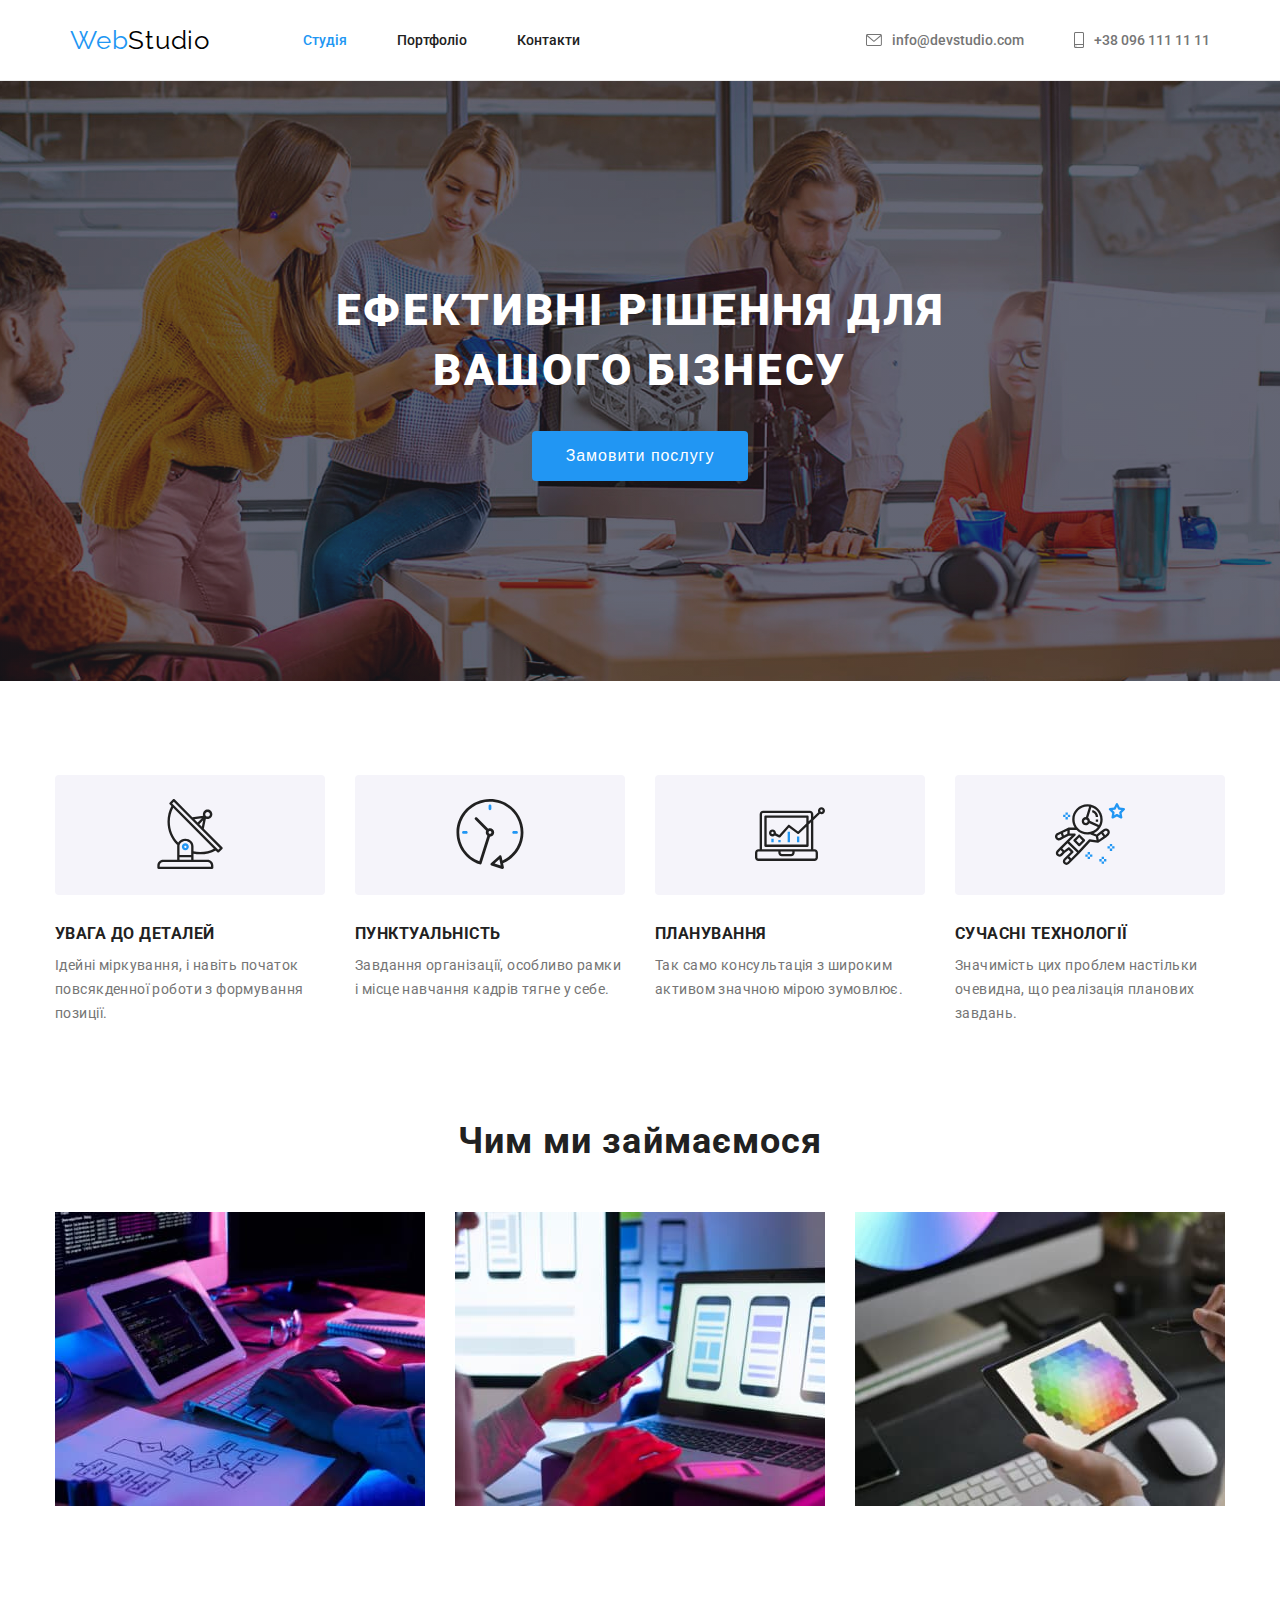
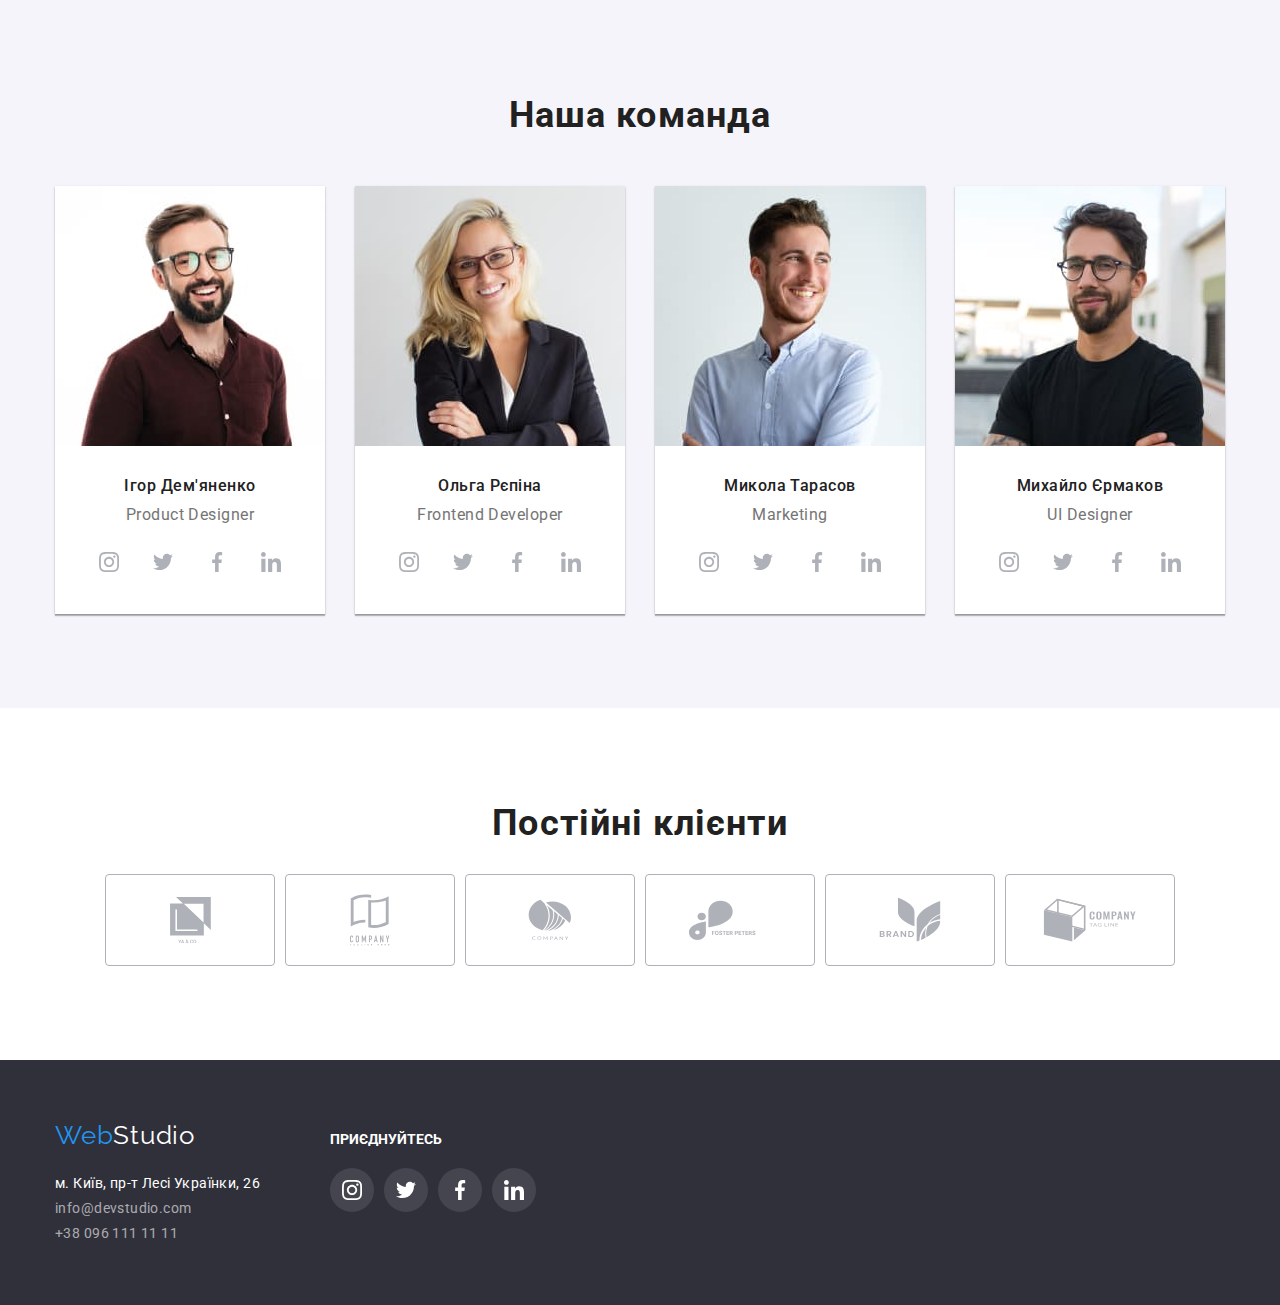
<file: index.html>
<!DOCTYPE html>
<html lang="uk">
  <!--Метаданні-->
  <head>
    <meta charset="UTF-8" />
    <meta http-equiv="X-UA-Compatible" content="IE=edge" />
    <meta name="viewport" content="width=device-width, initial-scale=1.0" />
    <title>Студія</title>

    <!-- Шрифт із google -->
    <link rel="preconnect" href="https://fonts.googleapis.com" />
    <link rel="preconnect" href="https://fonts.gstatic.com" crossorigin />
    <link href="https://fonts.googleapis.com/css2?family=Raleway:wght@700&family=Roboto:wght@400;500;700&display=swap"
      rel="stylesheet"/>

    <!-- Modern-normalize -->
    <link
      rel="stylesheet"
      href="https://cdnjs.cloudflare.com/ajax/libs/modern-normalize/1.1.0/modern-normalize.min.css"
      integrity="sha512-wpPYUAdjBVSE4KJnH1VR1HeZfpl1ub8YT/NKx4PuQ5NmX2tKuGu6U/JRp5y+Y8XG2tV+wKQpNHVUX03MfMFn9Q=="
      crossorigin="anonymous"
      referrerpolicy="no-referrer"/>

    <!-- Стилі CSS -->
    <link rel="stylesheet" href="./CSS/styles.css" />
  </head>

  <!--Тіло сайта Студія-->
  <body class="body">
    <!--Шапка сайту-->
    <header class="header">
      <div class="container main-nav">
          <nav class="container menu">
            <a href="./index.html" lang="en" class="logo"><span class="accent">Web</span>Studio</a>
            <ul class="site-nav list">
              <li class="item"><a href="./index.html" class="link current">Студія</a></li>
              <li class="item"><a href="./portfolio.html" class="link">Портфоліо</a></li>
              <li class="item"><a href="./contacts.html" class="link">Контакти</a></li>
            </ul>
          </nav>
        
          <div class="container">
            <ul class="auth-nav list">
              <li class="item email">
                <a href="mailto:info@devstudio.com" lang="en" class="link">
                  <svg class="icon-email" width="16" height="12">
                    <use href="./images/symbol-defs.svg#icon-email"></use>
                  </svg>
                  <span>info@devstudio.com</span></a>
              </li>
              <li class="item smartphone">
                <a href="tel:+380961111111" class="link">
                  <svg class="icon-smartphone" width="10" height="16">
                    <use href="./images/symbol-defs.svg#icon-smartphone"></use>
                  </svg>
                  <span>+38 096 111 11 11</span></a>
              </li>
            </ul>
          </div>
      </div>
    </header>

    <!--Unique page content-->
    <main>
      <!--Герой-->
      <section class="hero overlay">
        <div class="container">
          <h1 class="hero-title">
            Ефективні рішення для <br />
            вашого бізнесу
          </h1>
          <button type="button" class="button-hero">Замовити послугу</button>
        </div>
      </section>

      <!--Наші переваги-->

      <section class="section">
        <div class="container">
          <h2 class="visually-hidden">Наші переваги</h2>
          <ul class="feature-list">
            <li class="item icon-antenna">
              <button class="button">
                <svg class="button-icon" width="70px" height="70px">
                  <use href="./images/symbol-defs.svg#icon-antenna"></use>
                </svg>
              </button>
              <h3 class="feature-title">Увага до деталей</h3>
              <p class="feature-text">
                Ідейні міркування, і навіть початок повсякденної роботи з
                формування позиції.
              </p>
            </li>
            <li class="item icon-clock">
              <button class="button">
                <svg class="button-icon" width="70px" height="70px">
                  <use href="./images/symbol-defs.svg#icon-clock"></use>
                </svg>
              </button>
              <h3 class="feature-title">Пунктуальність</h3>
              <p class="feature-text">
                Завдання організації, особливо рамки і місце навчання кадрів
                тягне у себе.
              </p>
            </li>
            <li class="item icon">
              <button class="button">
                <svg class="button-icon" width="70px" height="70px">
                  <use href="./images/symbol-defs.svg#icon-diagram"></use>
                </svg>
              </button>
              <h3 class="feature-title">Планування</h3>
              <p class="feature-text">
                Так само консультація з широким активом значною мірою зумовлює.
              </p>
            </li>
            <li class="item-icon">
              <button class="button">
                <svg class="button-icon" width="70px" height="70px">
                  <use href="./images/symbol-defs.svg#icon-astronaut"></use>
                </svg>
              </button>
              <h3 class="feature-title">Сучасні технології</h3>
              <p class="feature-text">
                Значимість цих проблем настільки очевидна, що реалізація
                планових завдань.
              </p>
            </li>
          </ul>
        </div>
      </section>

      <!--Чим ми займаємося-->
      <section class="section no-padding">
        <div class="container">
          <h2 class="section-title">Чим ми займаємося</h2>
          <ul class="services-list">
            <li class="item">
              <img class="card-image no-gap" src="./images/box1.jpg" alt="Послуга1" width="370" />
            </li>
            <li class="item">
              <img class="card-image no-gap" src="./images/box2.jpg" alt="Послуга2" width="370" />
            </li>
            <li class="item">
              <img class="card-image no-gap" src="./images/box3.jpg" alt="Послуга3" width="370" />
            </li>
          </ul>
        </div>
      </section>

      <!--Наша команда-->
      <section class="section team">
        <div class="container">
          <h2 class="section-title">Наша команда</h2>
          <ul class="team-list">
            <li class="employee">
              <img class="card-image no-gap" src="./images/img.jpg" alt="Ігор Дем'яненко" width="270" />
              <h3 class="title">Ігор Дем'яненко</h3>
              <p lang="en" class="team-position">Product Designer</p>
                <ul class="social-team-list">
                  <li class="social-team-item">
                    <a href="#" class="social-team-link link">
                      <svg class="social-team-icon" width="20" height="20">
                        <use href="./images/symbol-defs.svg#icon-instagram"></use>
                      </svg>
                    </a>
                  </li>
                  <li class="social-team-item">
                    <a href="#" class="social-team-link link">
                      <svg class="social-team-icon" width="20" height="20">
                        <use href="./images/symbol-defs.svg#icon-twitter"></use>
                      </svg>
                    </a>
                  </li>
                  <li class="social-team-item">
                    <a href="#" class="social-team-link link">
                      <svg class="social-team-icon" width="20" height="20">
                        <use href="./images/symbol-defs.svg#icon-facebook"></use>
                      </svg>
                    </a>
                  </li>
                  <li class="social-team-item">
                    <a href="#" class="social-team-link link">
                      <svg class="social-team-icon" width="20" height="20">
                        <use href="./images/symbol-defs.svg#icon-linkedin"></use>
                      </svg>
                    </a>
                  </li>
                </ul>
            </li>
            <li class="employee">
              <img class="card-image no-gap" src="./images/img(1).jpg" alt="Ольга Рєпіна" width="270" />
              <h3 class="title">Ольга Рєпіна</h3>
              <p lang="en" class="team-position">Frontend Developer</p>
              <ul class="social-team-list">
                <li class="social-team-item">
                  <a href="#" class="social-team-link link">
                    <svg class="social-team-icon" width="20" height="20">
                      <use href="./images/symbol-defs.svg#icon-instagram"></use>
                    </svg>
                  </a>
                </li>
                <li class="social-team-item">
                  <a href="#" class="social-team-link link">
                    <svg class="social-team-icon" width="20" height="20">
                      <use href="./images/symbol-defs.svg#icon-twitter"></use>
                    </svg>
                  </a>
                </li>
                <li class="social-team-item">
                  <a href="#" class="social-team-link link">
                    <svg class="social-team-icon" width="20" height="20">
                      <use href="./images/symbol-defs.svg#icon-facebook"></use>
                    </svg>
                  </a>
                </li>
                <li class="social-team-item">
                  <a href="#" class="social-team-link link">
                    <svg class="social-team-icon" width="20" height="20">
                      <use href="./images/symbol-defs.svg#icon-linkedin"></use>
                    </svg>
                  </a>
                </li>
              </ul>
            </li>

            <li class="employee">
              <img class="card-image no-gap" src="./images/img(2).jpg" alt="Микола Тарасов" width="270" />
              <h3 class="title">Микола Тарасов</h3>
              <p lang="en" class="team-position">Marketing</p>
              <ul class="social-team-list">
                <li class="social-team-item">
                  <a href="#" class="social-team-link link">
                    <svg class="social-team-icon" width="20" height="20">
                      <use href="./images/symbol-defs.svg#icon-instagram"></use>
                    </svg>
                  </a>
                </li>
                <li class="social-team-item">
                  <a href="#" class="social-team-link link">
                    <svg class="social-team-icon" width="20" height="20">
                      <use href="./images/symbol-defs.svg#icon-twitter"></use>
                    </svg>
                  </a>
                </li>
                <li class="social-team-item">
                  <a href="#" class="social-team-link link">
                    <svg class="social-team-icon" width="20" height="20">
                      <use href="./images/symbol-defs.svg#icon-facebook"></use>
                    </svg>
                  </a>
                </li>
                <li class="social-team-item"> 
                  <a href="#" class="social-team-link link">
                    <svg class="social-team-icon" width="20" height="20">
                      <use href="./images/symbol-defs.svg#icon-linkedin"></use>
                    </svg>
                  </a>
                </li>
              </ul>
            </li>
            <li class="employee">
              <img class="card-image no-gap" src="./images/img(3).jpg" alt="Михайло Єрмаков" width="270"/>
              <h3 class="title">Михайло Єрмаков</h3>
              <p lang="en" class="team-position">UI Designer</p>
              <ul class="social-team-list">
                <li class="social-team-item">
                  <a href="#" class="social-team-link link">
                    <svg class="social-team-icon" width="20" height="20">
                      <use href="./images/symbol-defs.svg#icon-instagram"></use>
                    </svg>
                  </a>
                </li>
                <li class="social-team-item">
                  <a href="#" class="social-team-link link">
                    <svg class="social-team-icon" width="20" height="20">
                      <use href="./images/symbol-defs.svg#icon-twitter"></use>
                    </svg>
                  </a>
                </li>
                <li class="social-team-item">
                  <a href="#" class="social-team-link link">
                    <svg class="social-team-icon" width="20" height="20">
                      <use href="./images/symbol-defs.svg#icon-facebook"></use>
                    </svg>
                  </a>
                </li>
                <li class="social-team-item">
                  <a href="#" class="social-team-link link">
                    <svg class="social-team-icon" width="20" height="20">
                      <use href="./images/symbol-defs.svg#icon-linkedin"></use>
                    </svg>
                  </a>
                </li>
              </ul>
            </li>
          </ul>
        </div>
      </section>

      <!--Клієнти-->
      <section class="section clients">
        <div class="container section-clients">
          <h2 class="title-clients">Постійні клієнти</h2>
          <ul class="clients-list">
            <li class="clients-item">
              <a href="#" class="clients-item-link">
                <svg class="clients-icon" width="41" height="46.7">
                  <use href="./images/symbol-defs.svg#icon-client_1"></use>
                </svg>
              </a>
            </li>
            <li class="clients-item">
              <a href="#" class="clients-item-link">
                <svg class="clients-icon" width="40" height="52">
                  <use href="./images/symbol-defs.svg#icon-client_2"></use>
                </svg>
              </a>
            </li>
            <li class="clients-item">
              <a href="#" class="clients-item-link">
                <svg class="clients-icon" width="43.46" height="41.18">
                  <use href="./images/symbol-defs.svg#icon-client_3"></use>
                </svg>
              </a>
            </li>
            <li class="clients-item">
              <a href="#" class="clients-item-link">
                <svg class="clients-icon" width="84.44" height="40.62">
                  <use href="./images/symbol-defs.svg#icon-client_4"></use>
                </svg>
              </a>
            </li>
            <li class="clients-item">
              <a href="#" class="clients-item-link">
                <svg class="clients-icon" width="62.54" height="45.43">
                  <use href="./images/symbol-defs.svg#icon-client_5"></use>
                </svg>
              </a>
            </li>
            <li class="clients-item">
              <a href="#" class="clients-item-link">
                <svg class="clients-icon" width="93.79" height="43.93">
                  <use href="./images/symbol-defs.svg#icon-client_6"></use>
                </svg>
              </a>
            </li>
          </ul>
        </div>
      </section>
    </main>

    <!--Footer-->
    <footer class="footer">
      <div class="container footer-body">
        <div class="footer-contacts">
          <a href="./index.html" lang="en" class="logo">
            <span class="accent">Web</span><span class="accent-wiht">Studio</span>
          </a>
          <address>
            <ul class="footer-adress-list">
              <li>
                <a
                  href="https://goo.gl/maps/CPtrU1FHBa2aNyZL9"
                  target="_blank"
                  rel="noopener noreferrer nofollow"
                  class="link-adress"
                  >м. Київ, пр-т Лесі Українки, 26</a>
              </li>
              <li>
                <a href="mailto:info@devstudio.com" lang="en" class="link"
                  >info@devstudio.com</a>
              </li>
              <li>
                <a href="tel:+380961111111" class="link">+38 096 111 11 11</a>
              </li>
            </ul>
          </address>
        </div>
      
        <div class="footer-social">
          <p class="footer-title">Приєднуйтесь</p>
          <ul class="footer-social-list">
           <li class="footer-social-item">
                <a href="#" class="social-footer-link link">
                  <svg class="social-footer-icon" width="20" height="20">
                    <use href="./images/symbol-defs.svg#icon-instagram"></use>
                  </svg>
                </a>
            </li>
            <li class="footer-social-item">
                <a href="#" class="social-footer-link link">
                  <svg class="social-footer-icon" width="20" height="20">
                    <use href="./images/symbol-defs.svg#icon-twitter"></use>
                  </svg>
                </a>
            </li>
            <li class="footer-social-item">
                <a href="#" class="social-footer-link link">
                  <svg class="social-footer-icon" width="20" height="20">
                    <use href="./images/symbol-defs.svg#icon-facebook"></use>
                  </svg>
                </a>
             </li>
            <li class="footer-social-item">
                <a href="#" class="social-footer-link link">
                  <svg class="social-footer-icon" width="20" height="20">
                    <use href="./images/symbol-defs.svg#icon-linkedin"></use>
                  </svg>
                </a>
            </li>
          </ul>
        </div>
      </div>
    </footer>
  </body>
</html>
</file>
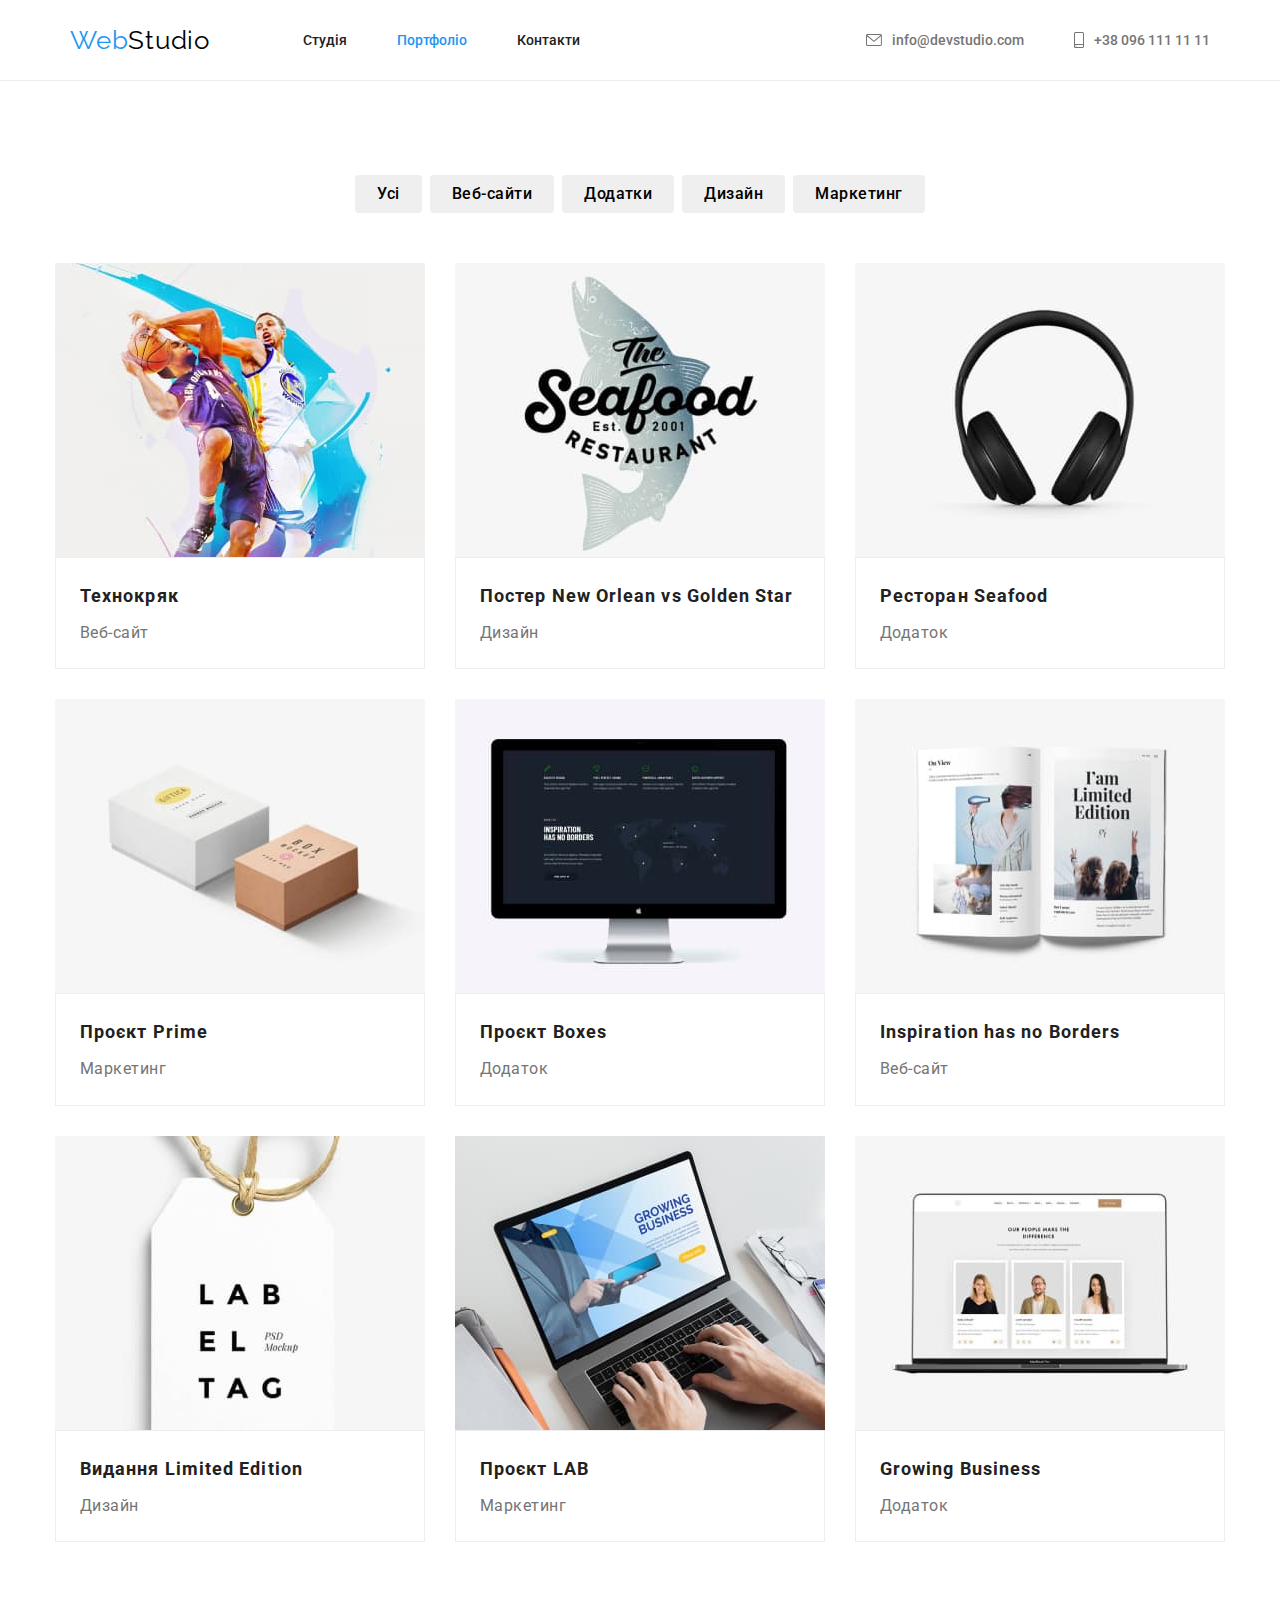
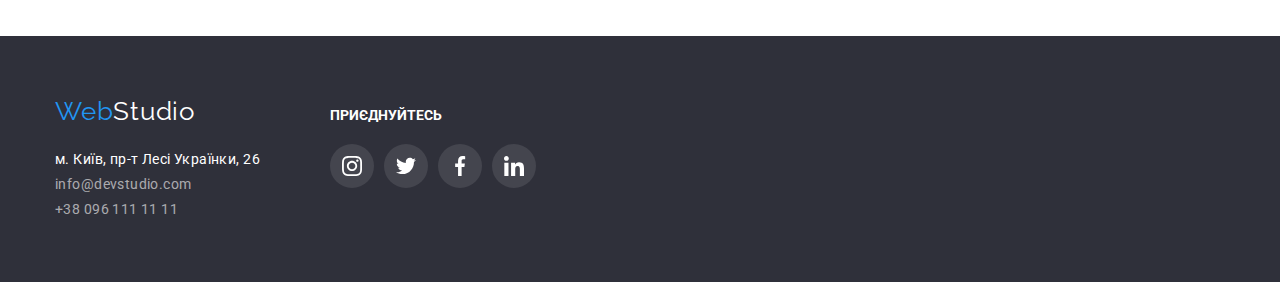
<file: portfolio.html>
<!DOCTYPE html>
<html lang="uk">
  <!--Метаданні-->
  <head>
    <meta charset="UTF-8" />
    <meta http-equiv="X-UA-Compatible" content="IE=edge" />
    <meta name="viewport" content="width=device-width, initial-scale=1.0" />
    <title>Студія</title>

    <!-- Шрифт із google -->
    <link rel="preconnect" href="https://fonts.googleapis.com" />
    <link rel="preconnect" href="https://fonts.gstatic.com" crossorigin />
    <link
      href="https://fonts.googleapis.com/css2?family=Raleway:wght@700&family=Roboto:wght@400;500;700&display=swap"
      rel="stylesheet"
    />

    <!-- Modern-normalize -->
    <link
      rel="stylesheet"
      href="https://cdnjs.cloudflare.com/ajax/libs/modern-normalize/1.1.0/modern-normalize.min.css"
      integrity="sha512-wpPYUAdjBVSE4KJnH1VR1HeZfpl1ub8YT/NKx4PuQ5NmX2tKuGu6U/JRp5y+Y8XG2tV+wKQpNHVUX03MfMFn9Q=="
      crossorigin="anonymous"
      referrerpolicy="no-referrer"
    />

    <!-- Стилі CSS -->
    <link rel="stylesheet" href="./CSS/styles.css" />
  </head>

  <!--Тіло сайта Студія-->
  <body class="body">
    <!--Шапка сайту-->
    <header class="header">
      <div class="container main-nav">
        <nav class="container menu">
          <a href="./index.html" lang="en" class="logo"><span class="accent">Web</span>Studio</a>
          <ul class="site-nav list">
            <li class="item"><a href="./index.html" class="link">Студія</a></li>
            <li class="item"><a href="./portfolio.html" class="link current">Портфоліо</a></li>
            <li class="item"><a href="./contacts.html" class="link">Контакти</a></li>
          </ul>
        </nav>

        <div class="container">
          <ul class="auth-nav list">
            <li class="item email">
              <a href="mailto:info@devstudio.com" lang="en" class="link">
                <svg class="icon-email" width="16" height="12">
                  <use href="./images/symbol-defs.svg#icon-email"></use>
                </svg>
                <span>info@devstudio.com</span></a>
            </li>
            <li class="item smartphone">
              <a href="tel:+380961111111" class="link">
                <svg class="icon-smartphone" width="10" height="16">
                  <use href="./images/symbol-defs.svg#icon-smartphone"></use>
                </svg>
                <span>+38 096 111 11 11</span></a>
            </li>
          </ul>
        </div>
    </div>
  </header>

    <!--Unique page content-->
    <main>
      <section class="section">
        <div class="container main-direction">
          <h1 class="visually-hidden">Приклади робіт</h1>
          <ul class="direction-list">
            <li class="item"><button class="button-direction" type="button">Усі</button></li>
            <li class="item">
              <button class="button-direction" type="button">Веб-сайти</button>
            </li>
            <li class="item">
              <button class="button-direction" type="button">Додатки</button>
            </li>
            <li class="item">
              <button class="button-direction" type="button">Дизайн</button>
            </li>
            <li class="item">
              <button class="button-direction" type="button">Маркетинг</button>
            </li>
          </ul>
        </div>

        <div class="container">
          <ul class="projects-list">
            <li class="projects">
              <img
                class="card-image no-gap"
                src="./images-portfolio/img1.jpg"
                alt="Технокряк"
                width="370"
              />
              <div class="direction-item">
                <h2 class="projects-title">Технокряк</h2>
                <p class="direction">Веб-сайт</p>
              </div>
            </li>
            <li class="projects">
              <img
                class="card-image no-gap"
                src="./images-portfolio/img2.jpg"
                alt="Постер New Orlean vs Golden Star"
                width="370"
              />
              <div class="direction-item">
                <h2 class="projects-title">Постер New Orlean vs Golden Star</h2>
                <p class="direction">Дизайн</p>
              </div>
            </li>
            <li class="projects">
              <img
                class="card-image no-gap"
                src="./images-portfolio/img3.jpg"
                alt="Ресторан Seafood"
                width="370"
              />
              <div class="direction-item">
                <h2 class="projects-title">Ресторан Seafood</h2>
                <p class="direction">Додаток</p>
              </div>
            </li>
            <li class="projects">
              <img
                class="card-image no-gap"
                src="./images-portfolio/img4.jpg"
                alt="Проєкт Prime"
                width="370"
              />
              <div class="direction-item">
                <h2 class="projects-title">Проєкт Prime</h2>
                <p class="direction">Маркетинг</p>
              </div>
            </li>
            <li class="projects">
              <img
                class="card-image no-gap"
                src="./images-portfolio/img5.jpg"
                alt="Проєкт Boxes"
                width="370"
              />
              <div class="direction-item">
                <h2 class="projects-title">Проєкт Boxes</h2>
                <p class="direction">Додаток</p>
              </div>
            </li>
            <li class="projects">
              <img
                class="card-image no-gap"
                src="./images-portfolio/img6.jpg"
                alt="Inspiration has no Borders"
                width="370"
              />
             <div class="direction-item">
                <h2 class="projects-title">Inspiration has no Borders</h2>
                <p class="direction">Веб-сайт</p>
             </div>
            </li>
            <li class="projects">
              <img
                class="card-image no-gap"
                src="./images-portfolio/img7.jpg"
                alt="Видання Limited Edition"
                width="370"
              />
              <div class="direction-item">
                <h2 class="projects-title">Видання Limited Edition</h2>
                <p class="direction">Дизайн</p>
              </div>
            </li>
            <li class="projects">
              <img
                class="card-image no-gap"
                src="./images-portfolio/img8.jpg"
                alt="Проєкт LAB"
                width="370"
              />
              <div class="direction-item">
                <h2 class="projects-title">Проєкт LAB</h2>
                <p class="direction">Маркетинг</p>
              </div>
            </li>
            <li class="projects">
              <img
                class="card-image no-gap"
                src="./images-portfolio/img9.jpg"
                alt="Growing Business"
                width="370"
              />
              <div class="direction-item">
                <h2 class="projects-title">Growing Business</h2>
                <p class="direction">Додаток</p>
              </div>
            </li>
          </ul>
        </div>
      </section>
    </main>

    <!--Footer-->
    <footer class="footer">
      <div class="container footer-body">
        <div class="footer-contacts">
          <a href="./index.html" lang="en" class="logo">
            <span class="accent">Web</span><span class="accent-wiht">Studio</span>
          </a>
          <address>
            <ul class="footer-adress-list">
              <li>
                <a
                  href="https://goo.gl/maps/CPtrU1FHBa2aNyZL9"
                  target="_blank"
                  rel="noopener noreferrer nofollow"
                  class="link-adress"
                  >м. Київ, пр-т Лесі Українки, 26</a>
              </li>
              <li>
                <a href="mailto:info@devstudio.com" lang="en" class="link"
                  >info@devstudio.com</a>
              </li>
              <li>
                <a href="tel:+380961111111" class="link">+38 096 111 11 11</a>
              </li>
            </ul>
          </address>
        </div>
      
        <div class="footer-social">
          <p class="footer-title">Приєднуйтесь</p>
          <ul class="footer-social-list">
           <li class="footer-social-item">
                <a href="#" class="social-footer-link link">
                  <svg class="social-footer-icon" width="20" height="20">
                    <use href="./images/symbol-defs.svg#icon-instagram"></use>
                  </svg>
                </a>
            </li>
            <li class="footer-social-item">
                <a href="#" class="social-footer-link link">
                  <svg class="social-footer-icon" width="20" height="20">
                    <use href="./images/symbol-defs.svg#icon-twitter"></use>
                  </svg>
                </a>
            </li>
            <li class="footer-social-item">
                <a href="#" class="social-footer-link link">
                  <svg class="social-footer-icon" width="20" height="20">
                    <use href="./images/symbol-defs.svg#icon-facebook"></use>
                  </svg>
                </a>
             </li>
            <li class="footer-social-item">
                <a href="#" class="social-footer-link link">
                  <svg class="social-footer-icon" width="20" height="20">
                    <use href="./images/symbol-defs.svg#icon-linkedin"></use>
                  </svg>
                </a>
            </li>
          </ul>
        </div>
      </div>
    </footer>
  </body>
</html>
</file>
<file: CSS/styles.css>
/*========= Основна палітра =========*/

:root {
  --color-dark: #000000;
  --color-primary-text: #757575;
  --color-title-text: #212121;
  --color-white-text: #ffffff;
  --color-action: #2196f3;
  --color-blue-button: #188ce8;
  --color-secondary-button: #f5f4fa;
  --color-white-background: #ffffff;
  --color-secondary-background: #f5f4fa;
  --color-futter-background: #2f303a;
  --color-line-header: #ECECEC;
  --color-line-direction-item: #EEEEEE;
  --color-line-clients: #AFB1B8;
}

.body {
  color: var(--color-primary-text);
  font-family: Roboto, sans-serif;
  background-color: var(--color-white-background);
  font-size: 14px;
}

.section-title {
  color: var(--color-title-text);
  font-size: 36px;
  line-height: 1.17;
  letter-spacing: 0.03em;
  text-align: center;
  margin-top: 0;
  margin-bottom: 0;
}

* {
  margin: 0;
  padding: 0;
  list-style: none;
  box-sizing:border-box;
}

.container {
  width: 1200px;
  padding-left: 15px;
  padding-right: 15px;
  margin-left: auto;
  margin-right: auto;
}

.section {
  padding-top: 94px;
  padding-bottom: 94px;
}

.section.no-padding {
  padding-top: 0px;
}

.card-image.no-gap {
  display: block;
}

/* =========ГОЛОВНА СТОРІНКА========= */

/*========= Шапка сайту=========*/

.header {
  border-bottom: 1px solid var(--color-line-header);
}

.logo {
  color: var(--color-dark);
  font-family: Raleway, sans-serif;
  font-size: 26px;
  line-height: 1.19;
  letter-spacing: 0.03em;
  text-decoration: none;
}

.accent {
  color: var(--color-action);
}

.main-nav {
  display: flex;
  align-items: center;
  justify-content: space-between;
}

.menu {
  display: flex;
  align-items: center;
}

.site-nav {
  display: flex;
  margin-left: 93px;
  align-items: center;
  justify-content: center;
}

.auth-nav {
  display: flex;
  justify-content: flex-end;
  align-items: center;
}


.site-nav .item + .item,
.auth-nav .item + .item {
  margin-left: 50px;
}

.site-nav .link {
  color: var(--color-title-text);
  font-weight: 500;
  line-height: 1.15;
  text-decoration: none;
  display: block;
  padding-top: 32px;
  padding-bottom: 32px;
  justify-content: center;
  align-items: center;
}

.site-nav .link:hover,
.site-nav .link:focus {
  color: var(--color-action);
}

.auth-nav .link {
  color: var(--color-primary-text);
  font-weight: 500;
  line-height: 1.15;
  text-decoration: none;
  display: flex;
  padding-top: 32px;
  padding-bottom: 32px;
  justify-content: center;
  align-items: center;
}

.site-nav .link.current {
  color: var(--color-action);
}

.auth-nav .link:hover,
.auth-nav .link:focus {
  color: var(--color-action);
}

.icon-email,
.icon-smartphone {
  margin-right: 10px;
  fill: currentColor;
}

/* =========Герой =========*/

.hero {
  text-align: center;
  padding-top: 200px;
  padding-bottom: 200px;
}

.overlay {
  background-color: var(--color-futter-background);
  background-image: linear-gradient(
    rgba(47, 48, 58, 0.4),
    rgba(47, 48, 58, 0.4)
    ), 
    url(../images/hero.jpg);
  max-width: 1600px;
  height: 600px;
  background-size: cover;
  background-repeat: no-repeat;
  background-position: center;
  margin-left: auto;
  margin-right: auto;
}

.hero-title {
  color: var(--color-white-text);
  font-weight: 900;
  font-size: 44px;
  line-height: 1.36;
  text-align: center;
  text-transform: uppercase;
  letter-spacing: 0.06em;
  margin-top: 0;
  margin-bottom: 30px;
}

.button-hero {
  color: var(--color-white-background);
  background-color: var(--color-action);
  font-size: 16px;
  line-height: 1.88;
  letter-spacing: 0.06em;
  cursor: pointer;
  border: 1 px solid var(--color-action);
  border-radius: 4px;
  padding-left: 32px;
  padding-right: 32px;
  min-width: 216px;
  min-height: 50px;
  text-align: center;
  display: inline-block;
}

.button-hero:hover,
.button-hero:focus {
  background-color: var(--color-blue-button);
}

/* =========Наші переваги =========*/

.feature-title {
  color: var(--color-title-text);
  line-height: 1.15;
  letter-spacing: 0.03em;
  text-transform: uppercase;
  margin-top: 0;
  margin-bottom: 10px;
}

.feature-text {
  line-height: 1.71;
  letter-spacing: 0.03em;
  margin-top: 0;
  margin-bottom: 0px;
}

.feature-list {
  list-style: none;
  margin-top: 0;
  margin-bottom: 0px;
  display: flex;
}

.feature-list .item {
  width: 270px;
  margin-right: 30px;
}

.button {
  padding: 0;
  border: none;
  width: 270px;
  height: 120px;
  margin-bottom: 30px;
  border-radius: 4px;
  background-color: var(--color-secondary-background);
}

.feature-list .item:last-child {
  margin-right: 0px;
}

.visually-hidden {
  position: absolute;
  white-space: nowrap;
  width: 1px;
  height: 1px;
  overflow: hidden;
  border: 0;
  padding: 0;
  clip: rect(0 0 0 0);
  clip-path: inset(50%);
  margin: -1px;
}

/* =========Чим ми займаємося========= */

.services-list {
  list-style: none;
  margin-top: 50px;
  margin-bottom: 0px;
  display: flex;
}

.services-list .item {
  margin-right: 30px;
}

.services-list .item:last-child {
  margin-right: 0px;
}

/*========= Наша команда========= */

.section.team {
  background-color: var(--color-secondary-background);
  padding-top: 94px;
  padding-bottom: 94px;
}

.team-list {
  margin-top: 50px;
  margin-bottom: 0px;
  display: flex;
}

.team-list .title {
  color: var(--color-title-text);
  font-weight: 500;
  font-size: 16px;
  line-height: 1.19;
  letter-spacing: 0.03em;
  margin-top: 0px;
  margin-bottom: 0px;
  text-align: center;
  padding-top: 30px;
  padding-bottom: 10px;
}

.team-position {
  font-size: 16px;
  line-height: 1.19;
  letter-spacing: 0.03em;
  margin-top: 0px;
  margin-bottom: 0px;
}

.team-list {
  list-style: none;
}

.employee {
  background-color: var(--color-white-background);
  margin-right: 30px;
  box-shadow: 0px 1px 3px rgba(0, 0, 0, 0.12), 0px 1px 1px rgba(0, 0, 0, 0.14), 0px 2px 1px rgba(0, 0, 0, 0.2);
  text-align: center;
}

.employee:last-child {
  margin-right: 0px;
}

.section-team. title {
  padding-bottom: 30px;
  text-align: center;
}


.social-team-list {
  display: flex;
  justify-content: center;
  gap: 10px;
  margin-top: 16px;
  margin-bottom: 30px;
}

.social-team-item {
  width: 44px;
  height: 44px;
}

.social-team-link {
  display: flex;
  width: 100%;
  height: 100%;
  border-radius: 50%;
  background-color: var(--color-white-background);
  align-items: center;
  justify-content: center;
}

.social-team-icon {
  fill: #AFB1B8;
}

.social-team-link:hover,
.social-team-link:focus {
  background-color: var(--color-action)
}

.social-team-link:hover .social-team-icon {
  fill: #ffffff;
}

/* =========Клієнти =========*/


.container-section-clients {
}

.title-clients {
  color: var(--color-title-text);
  font-size: 36px;
  line-height: 42px;
  text-align: center;
  letter-spacing: 0.03em;
  margin-bottom: 30px;
}

.clients-list {
  display: flex;
  justify-content: center;
  gap: 10px;
}

.clients-item {
  width: 170px;
  height: 92px;
}

.clients-item-link {
  width: 100%;
  height: 100%;
  border: 1px solid #AFB1B8;
  border-radius: 4px;
  display: flex;
  align-items: center;
  justify-content: center;
}

.clients-icon {
  fill: #AFB1B8;
}

.clients-item-link:hover,
.clients-item-link:focus {
  cursor: pointer;
  border-color: var(--color-action);
  color: var(--color-action);
} 

.clients-item-link:hover .clients-icon,
.clients-item-link:focus .clients-icon {
  fill: var(--color-action);
}

/* =========Footer =========*/

.footer {
  background-color: var(--color-futter-background);
  padding-top: 60px;
  padding-bottom: 60px;
}

.footer-body {
  display: flex;
  justify-content: flex-start;
  flex-wrap: nowrap;
  align-items: flex-start;
  flex-direction: row;
}

.footer-adress-list {
  display: block;
  list-style: none;
  line-height: 24px;
  font-style: normal;
  margin-top: 20px;
  margin-bottom: 0px;
}

.link-adress {
  color: var(--color-white-text);
  line-height: 1.7;
  letter-spacing: 0.03em;
  text-decoration: none;
  margin-top: 0px;
  margin-bottom: 9px;
}

.footer .link {
  color: rgba(255, 255, 255, 0.6);
  line-height: 1.7;
  letter-spacing: 0.03em;
  text-decoration: none;
}

.footer .link:hover,
.footer .link:focus {
  color: var(--color-action);
}

.accent-wiht {
  color: var(--color-white-text);
}

.footer-social {
  margin-top: 12px;
  margin-right: 23px;
  margin-left: 70px;
}

.footer-title {
  margin-bottom: 20px;
  font-weight: 700;
  font-size: 14px;
  line-height: 1.14;
  text-transform: uppercase;
  color: var(--color-white-text);
}

.footer-social-list {
  display: flex;
  gap: 10px;
  list-style: none;
}

.footer-social-item {
  width: 44px;
  height: 44px;
}

.social-footer-link {
  display: flex;
  width: 100%;
  height: 100%;
  border-radius: 50%;
  background: rgba(255, 255, 255, 0.1);
  align-items: center;
  justify-content: center;
}

.social-footer-icon {
  fill: #ffffff;
}

.social-footer-link:hover, 
.social-footer-link:focus {
  background-color: var(--color-action);
  filter: drop-shadow(0px 4px 4px rgba(0, 0, 0, 0.25));
}

.social-footer-link:hover .social-footer-icon {
  fill: #ffffff;
}

/*========= PORTFOLIO PAGE=========*/

/* =========Проекти=========*/

.button-direction {
  text-align: center;
  font-weight: 500;
  font-size: 16px;
  letter-spacing: 0.03em;
  line-height: 1.62;
  font-family: inherit;
  list-style: none;
  border: none;
  cursor: pointer;
  border-radius: 4px;
  padding-top: 6px;
  padding-bottom: 6px;
  padding-right: 22px;
  padding-left: 22px;
}

.button-direction:hover,
.button-direction:focus {
  color: var(--color-white-text);
  background-color: var(--color-action);
  box-shadow: 0px 3px 1px rgba(0, 0, 0, 0.1), 0px 1px 2px rgba(0, 0, 0, 0.08), 0px 2px 2px rgba(0, 0, 0, 0.12);
}

.direction-list {
  list-style: none;
  color: var(--color-white-text);
  display: flex;
  margin-left: auto;
  margin-right: auto;
  margin-bottom: 50px;
}

.direction-list .item {
  margin-right: 8px;
}

.direction-list .item:last-child {
  margin-right: 0px;
}

.projects-list {
  list-style: none;
  display: flex;
  flex-wrap: wrap;
}

.projects:hover,
.projects:focus {
  box-shadow: 0px 1px 3px rgba(0, 0, 0, 0.12), 0px 1px 1px rgba(0, 0, 0, 0.14), 0px 2px 1px rgba(0, 0, 0, 0.2);
}

.projects-title {
  color: var(--color-title-text);
  font-size: 18px;
  line-height: 2;
  letter-spacing: 0.06em;
  margin-top: 0px;
  margin-bottom: 4px;
}

.projects {
  background-color: var(--color-white-background);
  margin-right: 30px;
  margin-bottom: 30px;
}

.projects:nth-child(3n) {
  margin-right: 0;
}

.projects:nth-last-child(-n + 3) {
  margin-bottom: 0;
}


.direction {
  font-size: 16px;
  line-height: 1.9;
  letter-spacing: 0.03em;
  margin-top: 0;
  margin-bottom: 0;
}

.direction-item {
  padding-top: 20px;
  padding-bottom: 20px;
  padding-left: 24px;
  padding-right: 24px;
  border: 1px solid var(--color-line-direction-item);
}

.main-direction {
  display: flex;
}
</file>
